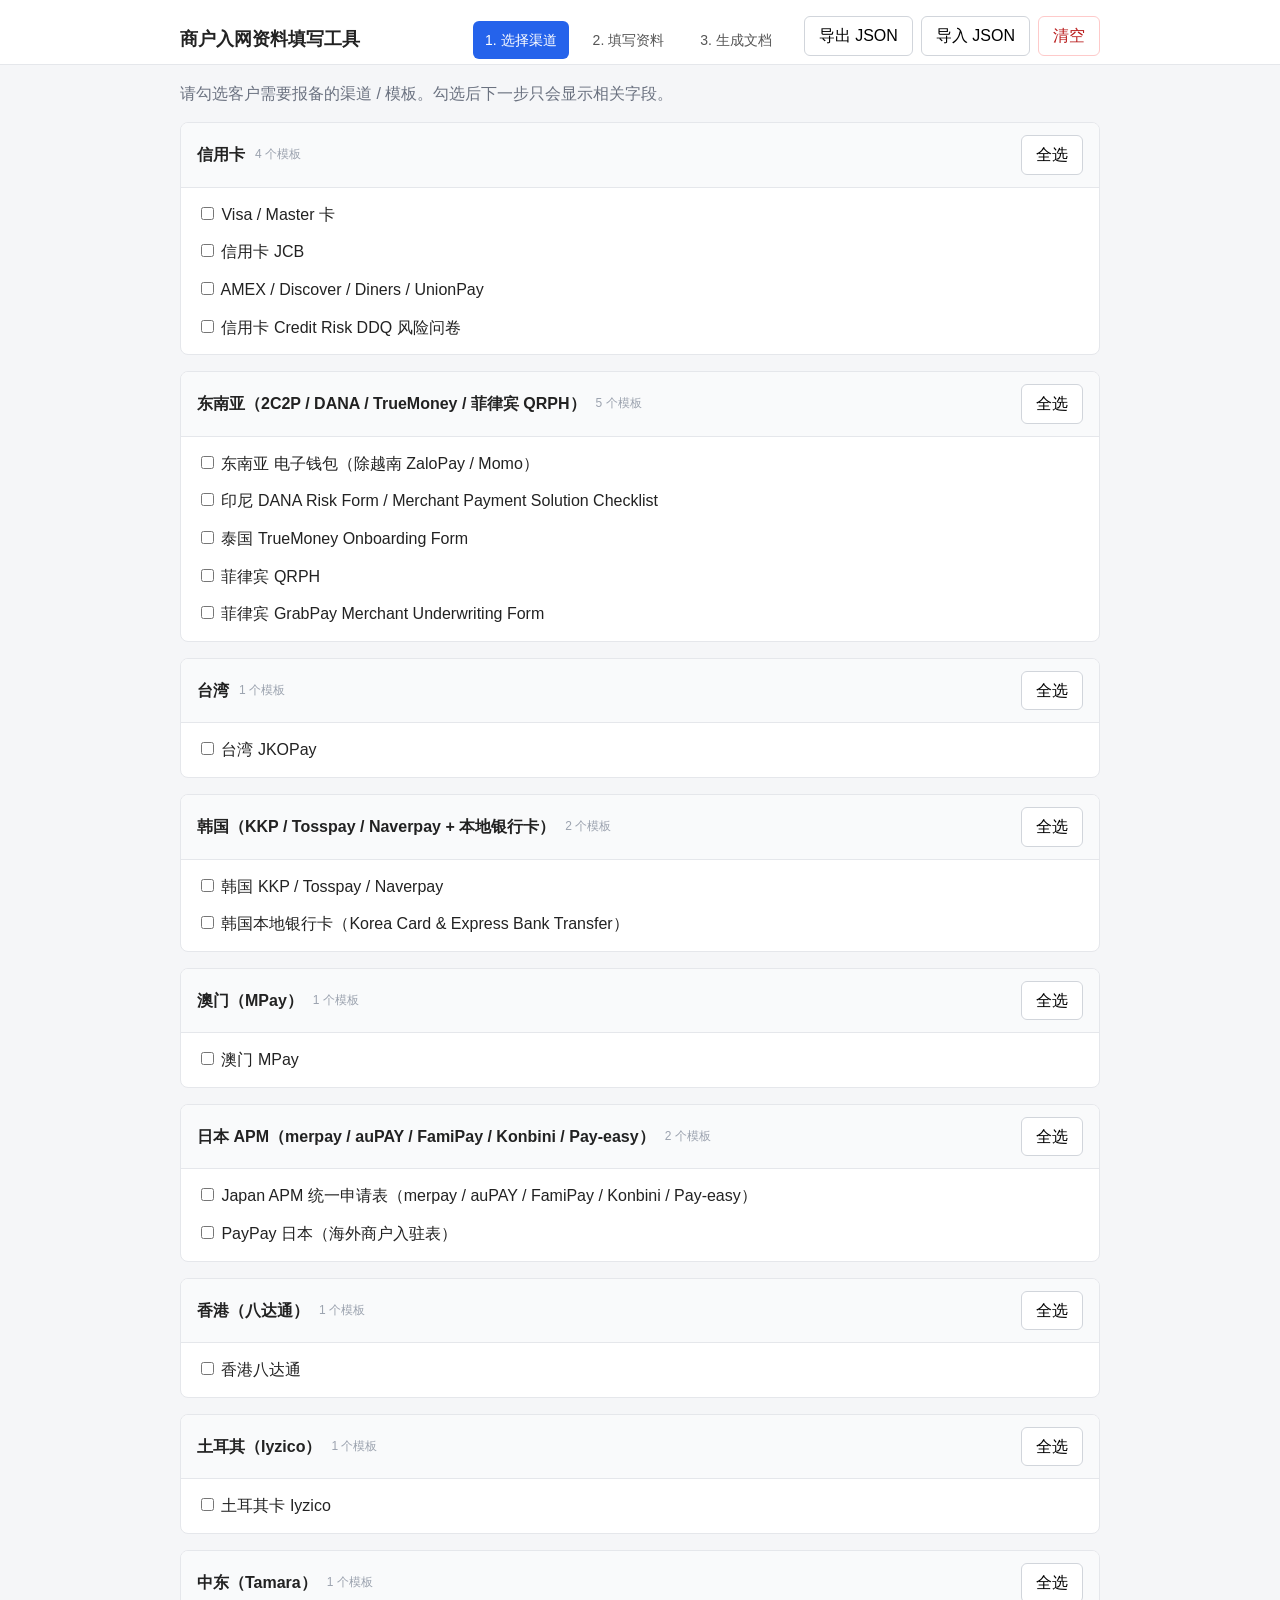
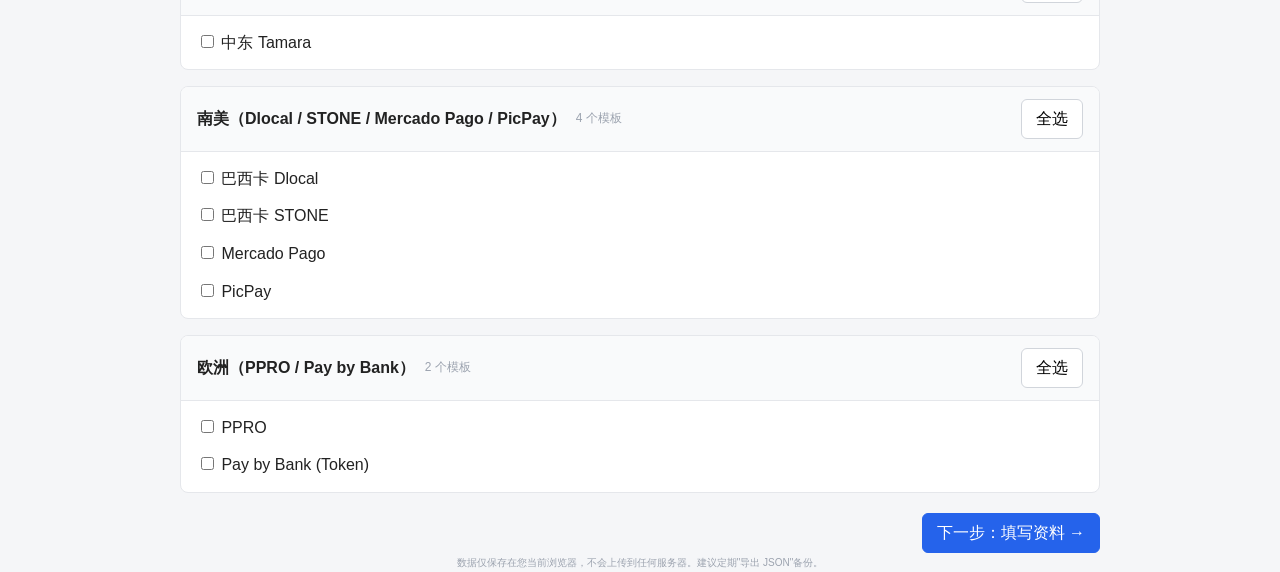
<file: 代码/index.html>
<!doctype html>
<html lang="zh-CN">
<head>
<meta charset="utf-8">
<meta name="viewport" content="width=device-width,initial-scale=1">
<title>商户入网资料填写工具</title>
<link rel="stylesheet" href="css/app.css">
</head>
<body>
<header>
  <div class="wrap">
    <h1>商户入网资料填写工具</h1>
    <nav>
      <a href="#/select" data-step="select">1. 选择渠道</a>
      <a href="#/fill" data-step="fill">2. 填写资料</a>
      <a href="#/generate" data-step="generate">3. 生成文档</a>
    </nav>
    <div class="actions">
      <button id="btn-export">导出 JSON</button>
      <button id="btn-import">导入 JSON</button>
      <button id="btn-clear" class="danger">清空</button>
      <input type="file" id="file-import" accept="application/json" hidden>
    </div>
  </div>
</header>

<main id="app" class="wrap"></main>

<footer class="wrap">
  <small>数据仅保存在您当前浏览器，不会上传到任何服务器。建议定期"导出 JSON"备份。</small>
</footer>

<script src="vendor/jszip.min.js"></script>
<script src="vendor/exceljs.min.js"></script>
<script src="vendor/FileSaver.min.js"></script>
<script src="js/transforms.js"></script>
<script src="js/schema.js"></script>
<script src="js/storage.js"></script>
<script src="js/filler.js"></script>
<script src="js/app.js"></script>
</body>
</html>
</file>
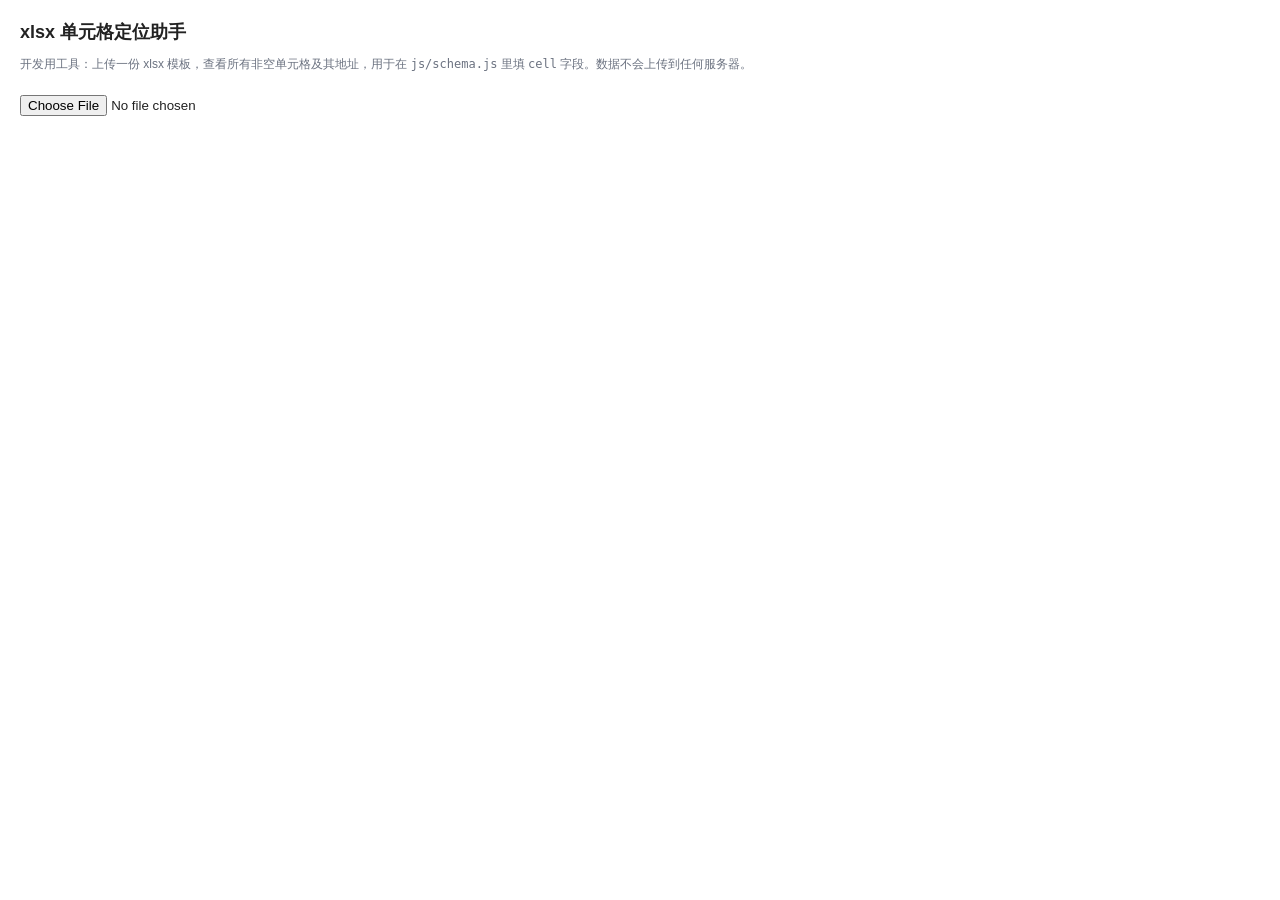
<file: 代码/tools/mapper.html>
<!doctype html>
<html lang="zh-CN">
<head>
<meta charset="utf-8">
<title>单元格定位助手 (开发工具)</title>
<style>
  body { font-family: -apple-system, "PingFang SC", sans-serif; margin: 20px; color: #222; }
  h1 { font-size: 18px; }
  .sheet { margin-top: 20px; border: 1px solid #ccc; border-radius: 6px; padding: 12px 16px; }
  .sheet h2 { font-size: 15px; margin: 0 0 8px; color: #2563eb; }
  table { width: 100%; border-collapse: collapse; font-size: 13px; }
  td { padding: 4px 8px; border-bottom: 1px solid #f0f0f0; vertical-align: top; }
  td.addr { width: 60px; color: #9ca3af; font-family: ui-monospace, monospace; }
  td.val { white-space: pre-wrap; word-break: break-word; }
  input[type=file] { margin-top: 10px; }
  .hint { color: #6b7280; font-size: 12px; }
</style>
</head>
<body>
<h1>xlsx 单元格定位助手</h1>
<p class="hint">开发用工具：上传一份 xlsx 模板，查看所有非空单元格及其地址，用于在 <code>js/schema.js</code> 里填 <code>cell</code> 字段。数据不会上传到任何服务器。</p>
<input type="file" id="f" accept=".xlsx">
<div id="out"></div>

<script src="../vendor/exceljs.min.js"></script>
<script>
document.getElementById('f').addEventListener('change', async e => {
  const file = e.target.files[0];
  if (!file) return;
  const buf = await file.arrayBuffer();
  const wb = new ExcelJS.Workbook();
  await wb.xlsx.load(buf);
  const out = document.getElementById('out');
  out.innerHTML = '';
  wb.eachSheet(ws => {
    const section = document.createElement('div');
    section.className = 'sheet';
    const h = document.createElement('h2');
    h.textContent = `Sheet: "${ws.name}"  (${ws.rowCount} × ${ws.columnCount})`;
    section.appendChild(h);
    const table = document.createElement('table');
    ws.eachRow({ includeEmpty: false }, row => {
      row.eachCell({ includeEmpty: false }, cell => {
        const v = cell.value;
        if (v === null || v === undefined || v === '') return;
        let display = typeof v === 'object' ? (v.richText ? v.richText.map(r => r.text).join('') : (v.text || JSON.stringify(v))) : String(v);
        const tr = document.createElement('tr');
        tr.innerHTML = `<td class="addr">${cell.address}</td><td class="val"></td>`;
        tr.querySelector('.val').textContent = display;
        table.appendChild(tr);
      });
    });
    section.appendChild(table);
    out.appendChild(section);
  });
});
</script>
</body>
</html>
</file>
<file: 代码/css/app.css>
* { box-sizing: border-box; }
html, body {
  margin: 0; padding: 0;
  font-family: -apple-system, "PingFang SC", "Microsoft YaHei", Segoe UI, sans-serif;
  color: #222;
  background: #f5f6f8;
  line-height: 1.6;
}
.wrap { max-width: 960px; margin: 0 auto; padding: 0 20px; }

header {
  background: #fff;
  border-bottom: 1px solid #e5e7eb;
  padding: 16px 0 0;
}
header .wrap { display: flex; flex-wrap: wrap; align-items: center; gap: 12px 20px; }
header h1 { font-size: 18px; margin: 0; flex: 1 0 auto; }
header nav { display: flex; gap: 12px; }
header nav a {
  color: #555;
  text-decoration: none;
  padding: 8px 12px;
  border-radius: 6px;
  font-size: 14px;
}
header nav a.active { background: #2563eb; color: #fff; }
header nav a:hover:not(.active) { background: #eef2ff; }
header .actions { display: flex; gap: 8px; margin-left: auto; padding-bottom: 8px; }

button {
  font: inherit;
  padding: 6px 14px;
  border: 1px solid #d1d5db;
  background: #fff;
  border-radius: 6px;
  cursor: pointer;
}
button:hover { background: #f3f4f6; }
button.primary { background: #2563eb; color: #fff; border-color: #2563eb; }
button.primary:hover { background: #1d4ed8; }
button.danger { color: #b91c1c; border-color: #fecaca; }
button.danger:hover { background: #fef2f2; }
button:disabled { opacity: 0.5; cursor: not-allowed; }

main { padding: 24px 20px 60px; }

/* ---- select step ---- */
.channel-group {
  background: #fff;
  border: 1px solid #e5e7eb;
  border-radius: 8px;
  margin-bottom: 16px;
  overflow: hidden;
}
.channel-group > header {
  padding: 12px 16px;
  background: #f9fafb;
  border-bottom: 1px solid #e5e7eb;
  display: flex;
  align-items: center;
  gap: 10px;
}
.channel-group > header .chan-name { font-weight: 600; }
.channel-group ul { list-style: none; margin: 0; padding: 8px 16px; }
.channel-group li { padding: 6px 0; }
.channel-group label { cursor: pointer; }

/* ---- fill step ---- */
.form-section {
  background: #fff;
  border: 1px solid #e5e7eb;
  border-radius: 8px;
  margin-bottom: 16px;
  padding: 16px 20px;
}
.form-section h2 {
  margin: 0 0 12px;
  font-size: 16px;
  color: #111;
  padding-bottom: 8px;
  border-bottom: 1px solid #eee;
}
.field { margin-bottom: 14px; }
.field label {
  display: block;
  font-size: 14px;
  margin-bottom: 4px;
  color: #374151;
}
.field .label-en { color: #9ca3af; font-size: 12px; margin-left: 6px; }
.field .label-hint { color: #f59e0b; font-size: 12px; margin-left: 8px; font-weight: 400; }
.field .req { color: #dc2626; margin-left: 2px; }
.field input,
.field textarea,
.field select {
  width: 100%;
  padding: 8px 10px;
  border: 1px solid #d1d5db;
  border-radius: 6px;
  font: inherit;
  background: #fff;
}
.field textarea { min-height: 72px; resize: vertical; }
.field .hint { color: #6b7280; font-size: 12px; margin-top: 4px; }

.toolbar {
  display: flex;
  justify-content: space-between;
  align-items: center;
  margin-bottom: 16px;
}
.toolbar .count { color: #6b7280; font-size: 13px; }

/* ---- generate step ---- */
.generate-list { background: #fff; border: 1px solid #e5e7eb; border-radius: 8px; padding: 8px 20px; }
.generate-list li { padding: 6px 0; border-bottom: 1px dashed #f0f0f0; }
.generate-list li:last-child { border-bottom: 0; }
.gen-status-ok { color: #16a34a; }
.gen-status-err { color: #dc2626; }

.empty {
  text-align: center;
  padding: 40px;
  color: #9ca3af;
  background: #fff;
  border: 1px dashed #d1d5db;
  border-radius: 8px;
}

footer { color: #9ca3af; font-size: 12px; text-align: center; padding: 20px 0 40px; }
</file>
